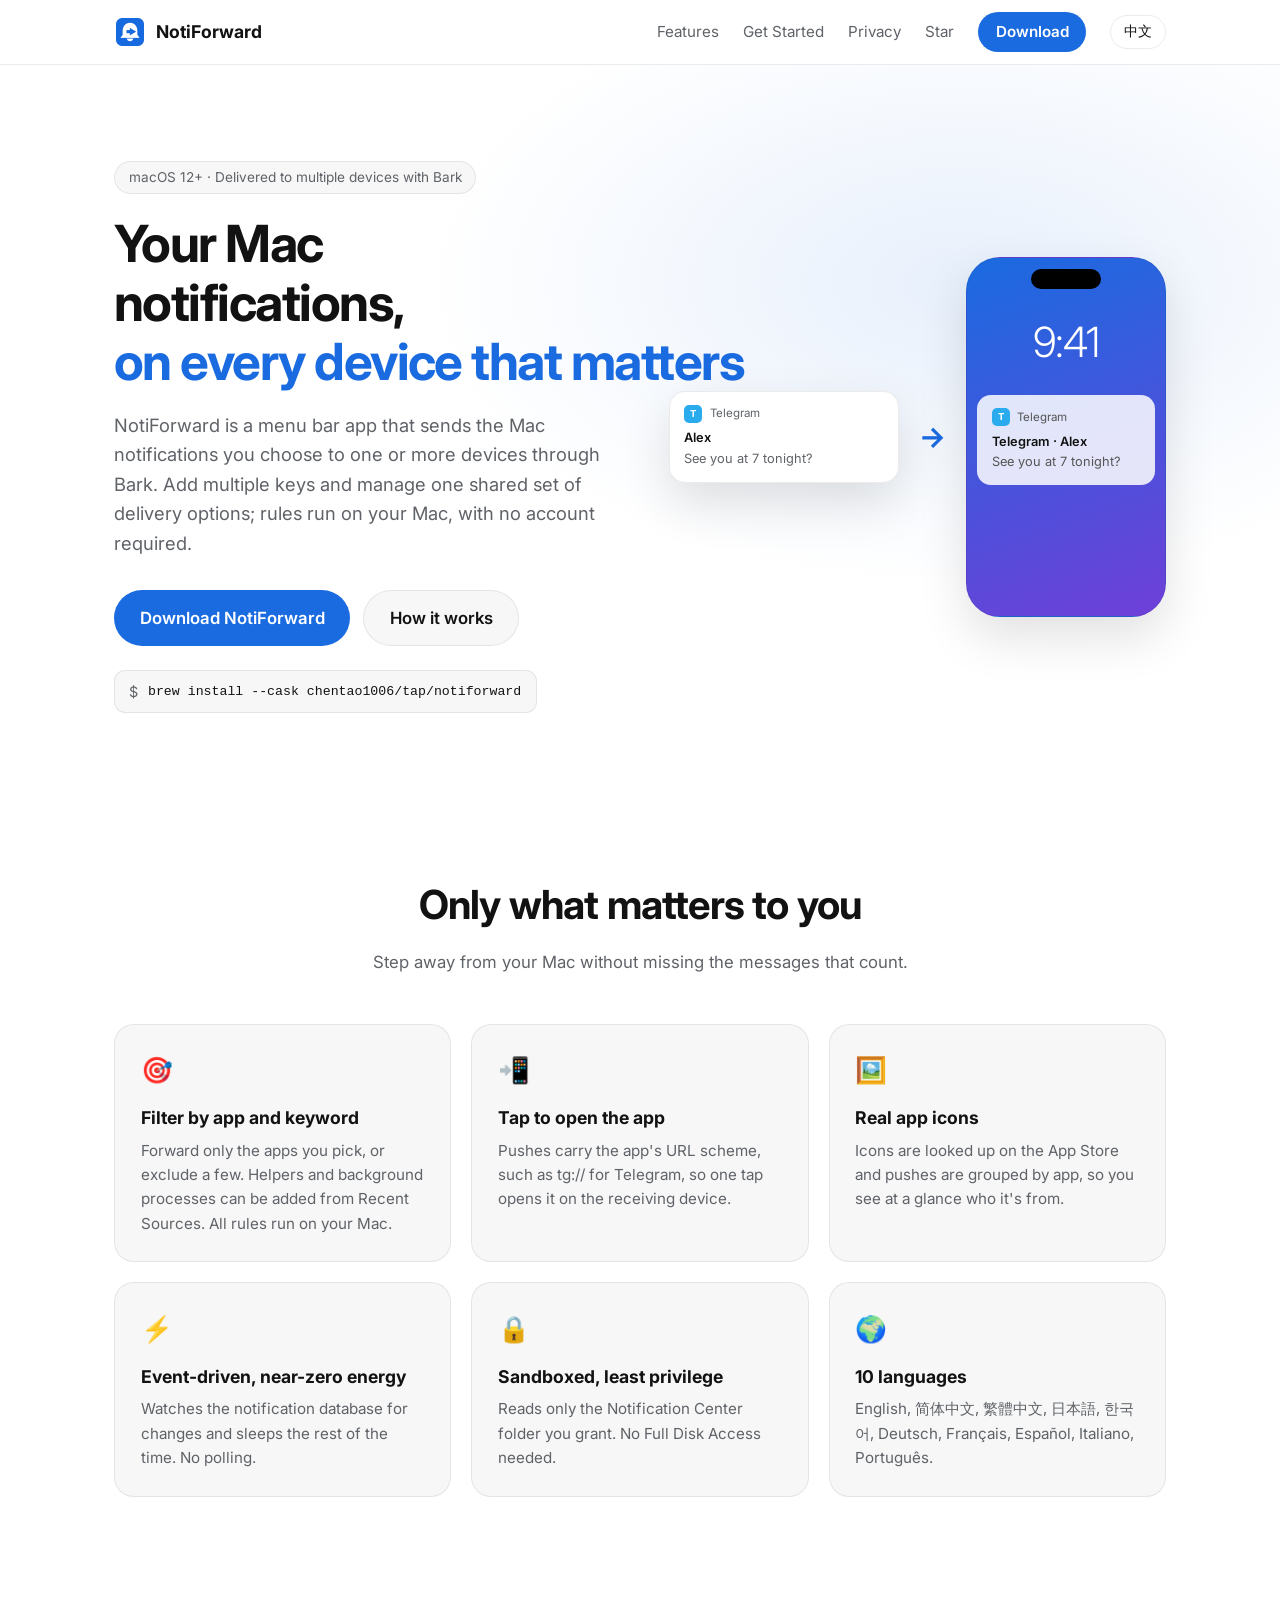
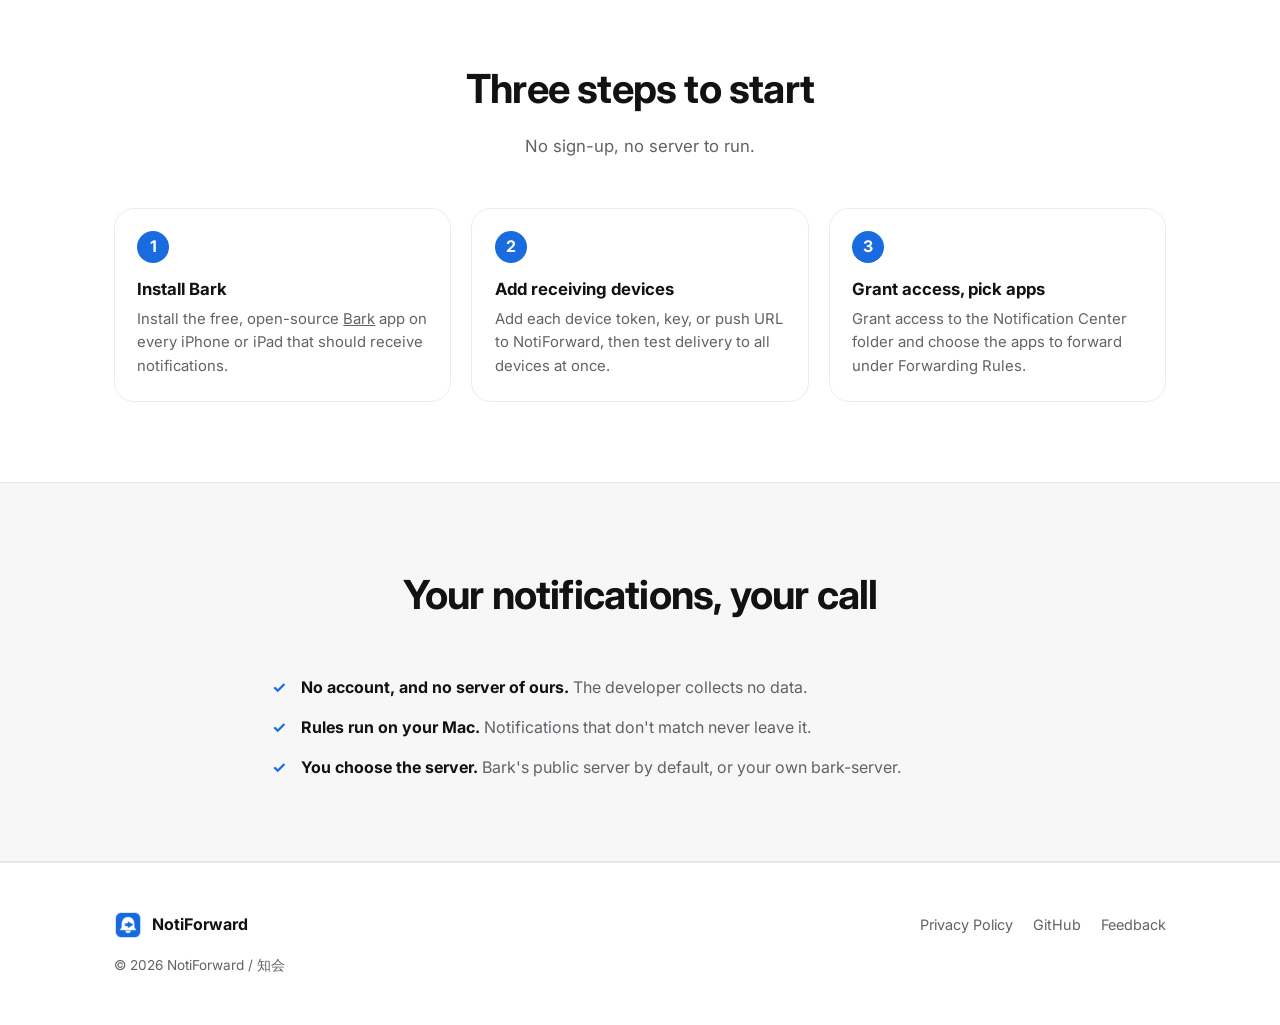
<file: index.html>
<!DOCTYPE html>
<html lang="zh-CN">
<head>
    <meta charset="UTF-8">
    <meta name="viewport" content="width=device-width, initial-scale=1.0">
    <title>知会 NotiForward - 把 Mac 通知同时转发到多台设备</title>
    <meta name="description" content="NotiForward forwards the Mac notifications you choose to one or more devices through Bark. Rules run on your Mac, no account needed.">
    <link rel="icon" href="icon_1024.png">
    <link rel="stylesheet" href="index.css">
    <link rel="preconnect" href="https://fonts.googleapis.com">
    <link rel="preconnect" href="https://fonts.gstatic.com" crossorigin>
    <link href="https://fonts.googleapis.com/css2?family=Inter:wght@400;500;600;700;800&display=swap" rel="stylesheet">
    <script async defer src="https://buttons.github.io/buttons.js"></script>
</head>
<body>
    <nav class="navbar">
        <div class="container">
            <a class="logo" href="#">
                <img src="icon_1024.png" alt="">
                <span data-i18n="app_name">知会</span>
            </a>
            <div class="nav-links">
                <a href="#features" data-i18n="nav_features">特性</a>
                <a href="#how" data-i18n="nav_how">使用</a>
                <a href="#privacy" data-i18n="nav_privacy">隐私</a>
                <a class="github-button" href="https://github.com/chentao1006/NotiForward" data-color-scheme="no-preference: light; light: light; dark: dark;" data-icon="octicon-star" data-show-count="true" aria-label="Star chentao1006/NotiForward on GitHub">Star</a>
                <a href="https://github.com/chentao1006/NotiForward/releases/latest" class="btn btn-primary" data-i18n="nav_download">下载</a>
                <button id="lang-toggle" class="btn-lang" type="button">EN</button>
            </div>
        </div>
    </nav>

    <header class="hero">
        <div class="container">
            <div class="hero-content">
                <div class="badge" data-i18n="hero_badge">macOS 12+ · 通过 Bark 同时推送到多台设备</div>
                <h1 data-i18n="hero_title">Mac 上的通知，<br><span class="accent">每台设备都不错过</span></h1>
                <p class="subtitle" data-i18n="hero_subtitle">知会是一款 macOS 菜单栏应用，把你选定的 Mac 通知通过 Bark 同时转发到一台或多台设备。添加多个 Key 即可，所有设备共用一套推送设置；规则在本机执行，无需注册账号。</p>
                <div class="hero-btns">
                    <a href="https://github.com/chentao1006/NotiForward/releases/latest" class="btn btn-large btn-primary" data-i18n="hero_download">下载知会</a>
                    <a href="#how" class="btn btn-large btn-secondary" data-i18n="hero_more">如何使用</a>
                </div>
                <div class="brew">
                    <span class="prompt">$</span>
                    <code>brew install --cask chentao1006/tap/notiforward</code>
                </div>
            </div>
            <div class="flow" aria-hidden="true">
                <div class="mac-noti">
                    <div class="noti-head"><span class="app-dot">T</span>Telegram</div>
                    <div class="noti-title" data-i18n="mock_title">小明</div>
                    <div class="noti-body" data-i18n="mock_body">今晚七点见？</div>
                </div>
                <div class="arrow">→</div>
                <div class="phone">
                    <div class="clock">9:41</div>
                    <div class="mac-noti">
                        <div class="noti-head"><span class="app-dot">T</span>Telegram</div>
                        <div class="noti-title" data-i18n="mock_title_phone">Telegram · 小明</div>
                        <div class="noti-body" data-i18n="mock_body">今晚七点见？</div>
                    </div>
                </div>
            </div>
        </div>
    </header>

    <section id="features">
        <div class="container">
            <div class="section-header">
                <h2 data-i18n="features_title">只转发你在意的</h2>
                <p data-i18n="features_subtitle">离开 Mac 时，重要的消息照样第一时间送到手上。</p>
            </div>
            <div class="feature-grid">
                <div class="feature-card">
                    <div class="icon">🎯</div>
                    <h3 data-i18n="f1_title">按应用和关键词筛选</h3>
                    <p data-i18n="f1_desc">只转发选定的 App，或排除不想要的；后台进程也能从最近来源加入。规则全部在 Mac 本机执行。</p>
                </div>
                <div class="feature-card">
                    <div class="icon">📲</div>
                    <h3 data-i18n="f2_title">点开即跳转对应 App</h3>
                    <p data-i18n="f2_desc">推送带上 App 的 URL Scheme，例如 Telegram 的 tg://，在接收设备上点一下就能打开。</p>
                </div>
                <div class="feature-card">
                    <div class="icon">🖼️</div>
                    <h3 data-i18n="f3_title">保留应用图标</h3>
                    <p data-i18n="f3_desc">自动从 App Store 找到来源 App 的图标，并按应用分组，一眼认出是谁发来的。</p>
                </div>
                <div class="feature-card">
                    <div class="icon">⚡️</div>
                    <h3 data-i18n="f4_title">事件驱动，几乎零耗电</h3>
                    <p data-i18n="f4_desc">监听通知数据库的文件变化，有新通知才工作，平时完全休眠，不定时轮询。</p>
                </div>
                <div class="feature-card">
                    <div class="icon">🔒</div>
                    <h3 data-i18n="f5_title">沙盒运行，最小权限</h3>
                    <p data-i18n="f5_desc">只读取你授权的通知中心文件夹，不需要“完全磁盘访问权限”。</p>
                </div>
                <div class="feature-card">
                    <div class="icon">🌍</div>
                    <h3 data-i18n="f6_title">10 种语言</h3>
                    <p data-i18n="f6_desc">简体中文、繁體中文、English、日本語、한국어、Deutsch、Français、Español、Italiano、Português。</p>
                </div>
            </div>
        </div>
    </section>

    <section id="how">
        <div class="container">
            <div class="section-header">
                <h2 data-i18n="how_title">三步开始使用</h2>
                <p data-i18n="how_subtitle">无需注册，无需自建服务器。</p>
            </div>
            <div class="steps">
                <div class="step">
                    <div class="num">1</div>
                    <h3 data-i18n="s1_title">安装 Bark</h3>
                    <p data-i18n="s1_desc">在每台需要接收通知的 iPhone 或 iPad 上安装免费开源的 <a href="https://bark.day.app" target="_blank" rel="noopener"><u>Bark</u></a>。</p>
                </div>
                <div class="step">
                    <div class="num">2</div>
                    <h3 data-i18n="s2_title">添加接收设备</h3>
                    <p data-i18n="s2_desc">把每台设备的 Token、密钥或推送地址添加到知会，一次测试即可确认所有设备。</p>
                </div>
                <div class="step">
                    <div class="num">3</div>
                    <h3 data-i18n="s3_title">授权并选择应用</h3>
                    <p data-i18n="s3_desc">授权读取通知中心文件夹，再在「转发规则」里选择要转发的 App，即可开始。</p>
                </div>
            </div>
        </div>
    </section>

    <section id="privacy" class="privacy">
        <div class="container">
            <div class="section-header">
                <h2 data-i18n="privacy_title">你的通知，你做主</h2>
            </div>
            <ul>
                <li data-i18n="p1"><strong>没有账号，也没有我们的服务器。</strong>开发者不收集任何数据。</li>
                <li data-i18n="p2"><strong>规则在本机执行。</strong>不符合规则的通知不会离开你的 Mac。</li>
                <li data-i18n="p3"><strong>服务器由你选择。</strong>默认使用 Bark 官方服务器，也可以换成自建的 bark-server。</li>
            </ul>
        </div>
    </section>

    <footer class="footer">
        <div class="container">
            <div class="footer-brand">
                <img src="icon_1024.png" alt="">
                <span data-i18n="app_name">知会</span>
            </div>
            <div class="footer-links">
                <a href="privacy.html" data-i18n="footer_privacy">隐私政策</a>
                <a href="https://github.com/chentao1006/NotiForward" target="_blank" rel="noopener">GitHub</a>
                <a href="https://github.com/chentao1006/NotiForward/issues" target="_blank" rel="noopener" data-i18n="footer_feedback">反馈</a>
            </div>
            <p class="footer-copy" data-i18n="footer_copy">&copy; 2026 知会 NotiForward</p>
        </div>
    </footer>

    <script>
        const i18n = {
            zh: {
                page_title: "知会 NotiForward - 把 Mac 通知同时转发到多台设备",
                app_name: "知会",
                nav_features: "特性", nav_how: "使用", nav_privacy: "隐私", nav_download: "下载",
                hero_badge: "macOS 12+ · 通过 Bark 同时推送到多台设备",
                hero_title: "Mac 上的通知，<br><span class=\"accent\">每台设备都不错过</span>",
                hero_subtitle: "知会是一款 macOS 菜单栏应用，把你选定的 Mac 通知通过 Bark 同时转发到一台或多台设备。添加多个 Key 即可，所有设备共用一套推送设置；规则在本机执行，无需注册账号。",
                hero_download: "下载知会", hero_more: "如何使用",
                mock_title: "小明", mock_title_phone: "Telegram · 小明", mock_body: "今晚七点见？",
                features_title: "只转发你在意的",
                features_subtitle: "离开 Mac 时，重要的消息照样第一时间送到手上。",
                f1_title: "按应用和关键词筛选", f1_desc: "只转发选定的 App，或排除不想要的；后台进程也能从最近来源加入。规则全部在 Mac 本机执行。",
                f2_title: "点开即跳转对应 App", f2_desc: "推送带上 App 的 URL Scheme，例如 Telegram 的 tg://，在接收设备上点一下就能打开。",
                f3_title: "保留应用图标", f3_desc: "自动从 App Store 找到来源 App 的图标，并按应用分组，一眼认出是谁发来的。",
                f4_title: "事件驱动，几乎零耗电", f4_desc: "监听通知数据库的文件变化，有新通知才工作，平时完全休眠，不定时轮询。",
                f5_title: "沙盒运行，最小权限", f5_desc: "只读取你授权的通知中心文件夹，不需要“完全磁盘访问权限”。",
                f6_title: "10 种语言", f6_desc: "简体中文、繁體中文、English、日本語、한국어、Deutsch、Français、Español、Italiano、Português。",
                how_title: "三步开始使用", how_subtitle: "无需注册，无需自建服务器。",
                s1_title: "安装 Bark", s1_desc: "在每台需要接收通知的 iPhone 或 iPad 上安装免费开源的 <a href=\"https://bark.day.app\" target=\"_blank\" rel=\"noopener\"><u>Bark</u></a>。",
                s2_title: "添加接收设备", s2_desc: "把每台设备的 Token、密钥或推送地址添加到知会，一次测试即可确认所有设备。",
                s3_title: "授权并选择应用", s3_desc: "授权读取通知中心文件夹，再在「转发规则」里选择要转发的 App，即可开始。",
                privacy_title: "你的通知，你做主",
                p1: "<strong>没有账号，也没有我们的服务器。</strong>开发者不收集任何数据。",
                p2: "<strong>规则在本机执行。</strong>不符合规则的通知不会离开你的 Mac。",
                p3: "<strong>服务器由你选择。</strong>默认使用 Bark 官方服务器，也可以换成自建的 bark-server。",
                footer_privacy: "隐私政策", footer_feedback: "反馈",
                footer_copy: "&copy; 2026 知会 NotiForward"
            },
            en: {
                page_title: "NotiForward - Mac notifications on all your devices",
                app_name: "NotiForward",
                nav_features: "Features", nav_how: "Get Started", nav_privacy: "Privacy", nav_download: "Download",
                hero_badge: "macOS 12+ · Delivered to multiple devices with Bark",
                hero_title: "Your Mac notifications,<br><span class=\"accent\">on every device that matters</span>",
                hero_subtitle: "NotiForward is a menu bar app that sends the Mac notifications you choose to one or more devices through Bark. Add multiple keys and manage one shared set of delivery options; rules run on your Mac, with no account required.",
                hero_download: "Download NotiForward", hero_more: "How it works",
                mock_title: "Alex", mock_title_phone: "Telegram · Alex", mock_body: "See you at 7 tonight?",
                features_title: "Only what matters to you",
                features_subtitle: "Step away from your Mac without missing the messages that count.",
                f1_title: "Filter by app and keyword", f1_desc: "Forward only the apps you pick, or exclude a few. Helpers and background processes can be added from Recent Sources. All rules run on your Mac.",
                f2_title: "Tap to open the app", f2_desc: "Pushes carry the app's URL scheme, such as tg:// for Telegram, so one tap opens it on the receiving device.",
                f3_title: "Real app icons", f3_desc: "Icons are looked up on the App Store and pushes are grouped by app, so you see at a glance who it's from.",
                f4_title: "Event-driven, near-zero energy", f4_desc: "Watches the notification database for changes and sleeps the rest of the time. No polling.",
                f5_title: "Sandboxed, least privilege", f5_desc: "Reads only the Notification Center folder you grant. No Full Disk Access needed.",
                f6_title: "10 languages", f6_desc: "English, 简体中文, 繁體中文, 日本語, 한국어, Deutsch, Français, Español, Italiano, Português.",
                how_title: "Three steps to start", how_subtitle: "No sign-up, no server to run.",
                s1_title: "Install Bark", s1_desc: "Install the free, open-source <a href=\"https://bark.day.app\" target=\"_blank\" rel=\"noopener\"><u>Bark</u></a> app on every iPhone or iPad that should receive notifications.",
                s2_title: "Add receiving devices", s2_desc: "Add each device token, key, or push URL to NotiForward, then test delivery to all devices at once.",
                s3_title: "Grant access, pick apps", s3_desc: "Grant access to the Notification Center folder and choose the apps to forward under Forwarding Rules.",
                privacy_title: "Your notifications, your call",
                p1: "<strong>No account, and no server of ours.</strong> The developer collects no data.",
                p2: "<strong>Rules run on your Mac.</strong> Notifications that don't match never leave it.",
                p3: "<strong>You choose the server.</strong> Bark's public server by default, or your own bark-server.",
                footer_privacy: "Privacy Policy", footer_feedback: "Feedback",
                footer_copy: "&copy; 2026 NotiForward / 知会"
            }
        };

        const toggle = document.getElementById("lang-toggle");
        function setLanguage(lang) {
            const strings = i18n[lang];
            document.documentElement.lang = lang === "zh" ? "zh-CN" : "en";
            document.title = strings.page_title;
            document.querySelectorAll("[data-i18n]").forEach(el => {
                const value = strings[el.dataset.i18n];
                if (value !== undefined) el.innerHTML = value;
            });
            toggle.textContent = lang === "zh" ? "EN" : "中文";
            try { localStorage.setItem("lang", lang); } catch (e) {}
        }
        let saved = null;
        try { saved = localStorage.getItem("lang"); } catch (e) {}
        const initial = saved || (navigator.language.toLowerCase().startsWith("zh") ? "zh" : "en");
        setLanguage(initial);
        toggle.addEventListener("click", () => setLanguage(document.documentElement.lang === "en" ? "zh" : "en"));
    </script>
</body>
</html>
</file>
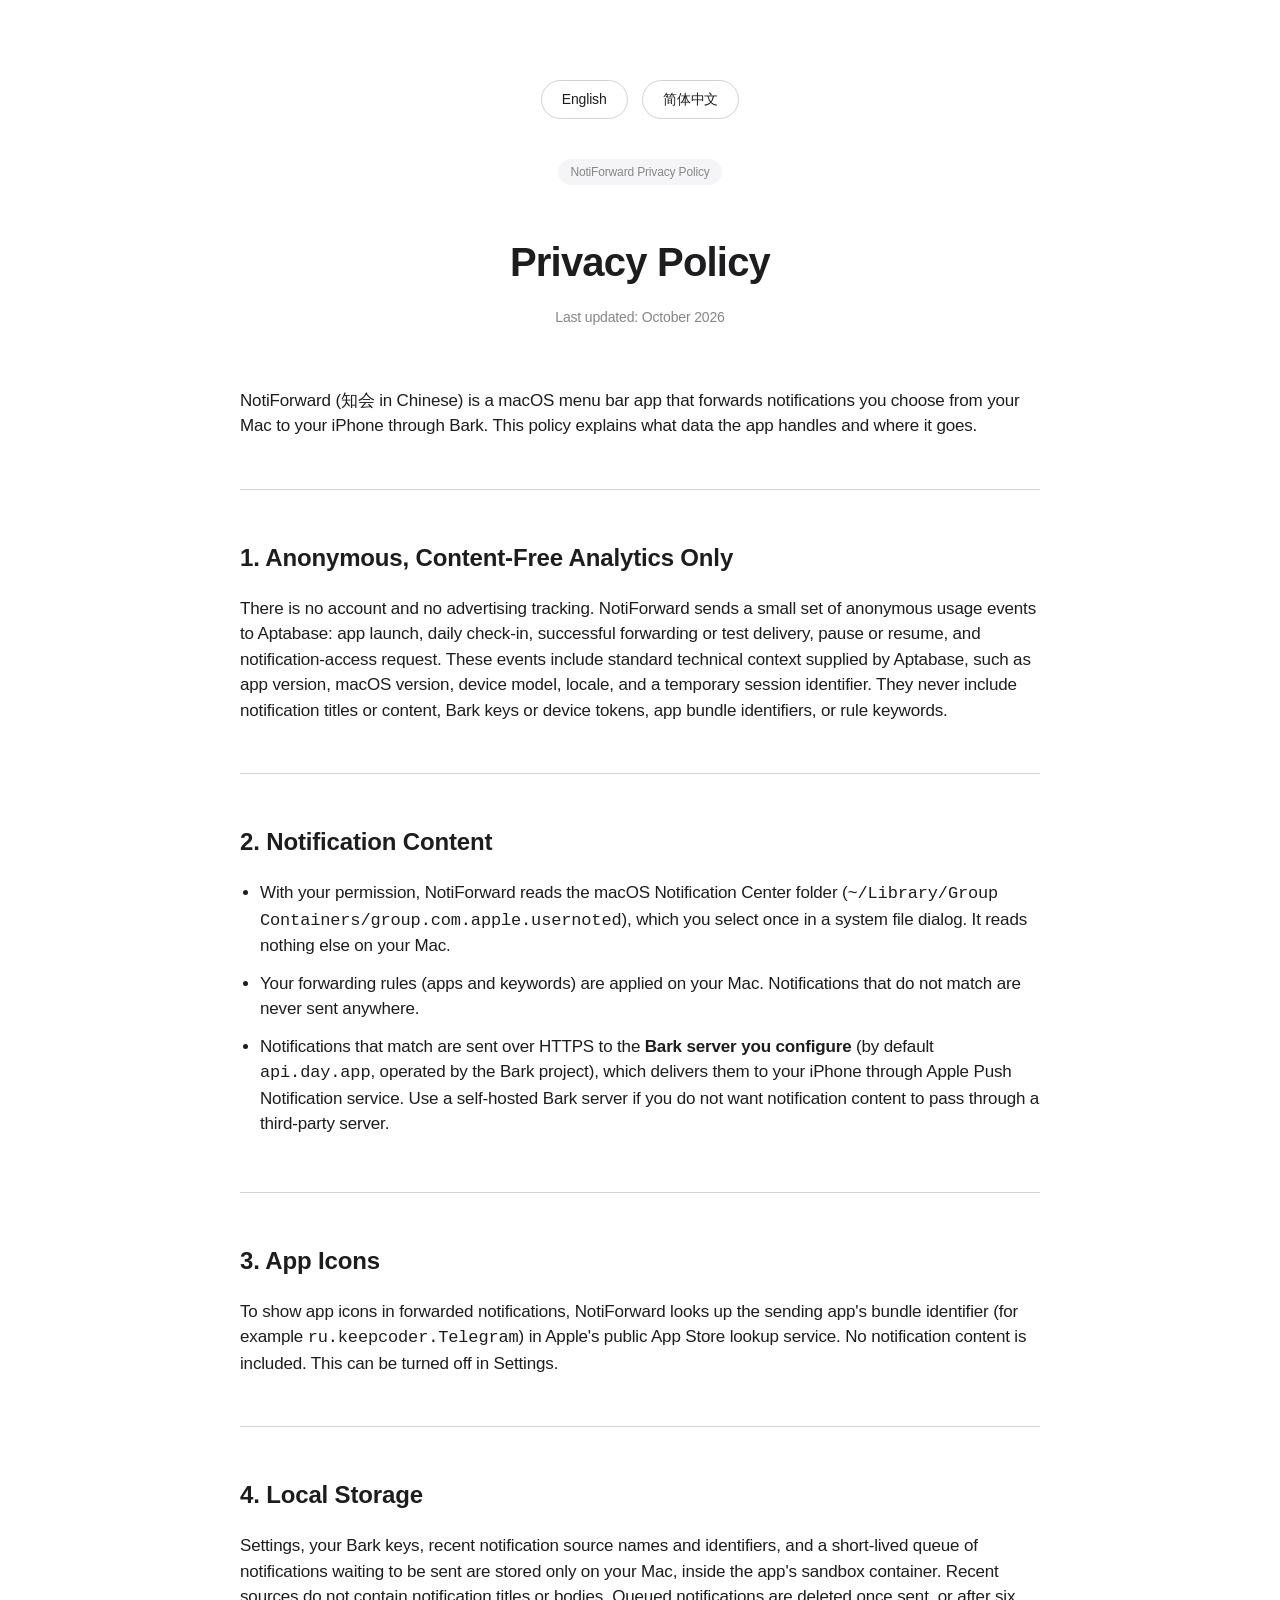
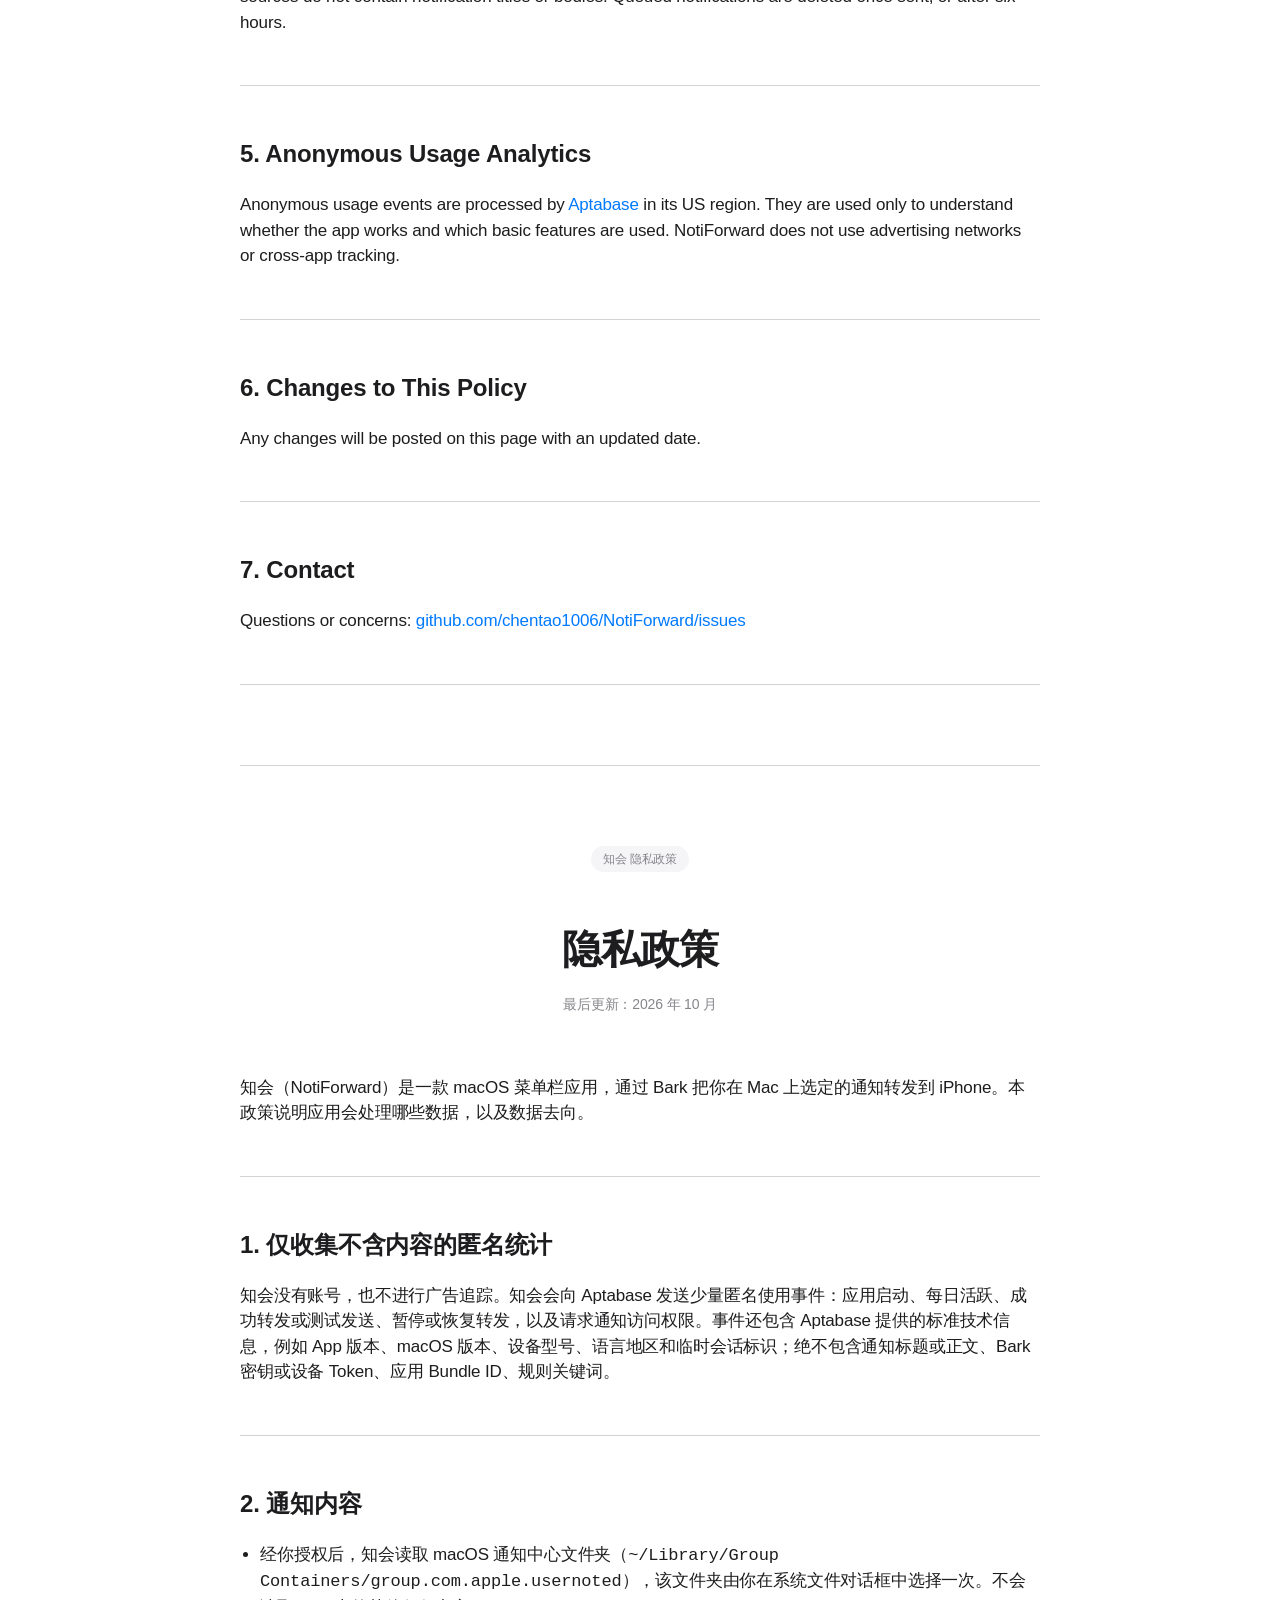
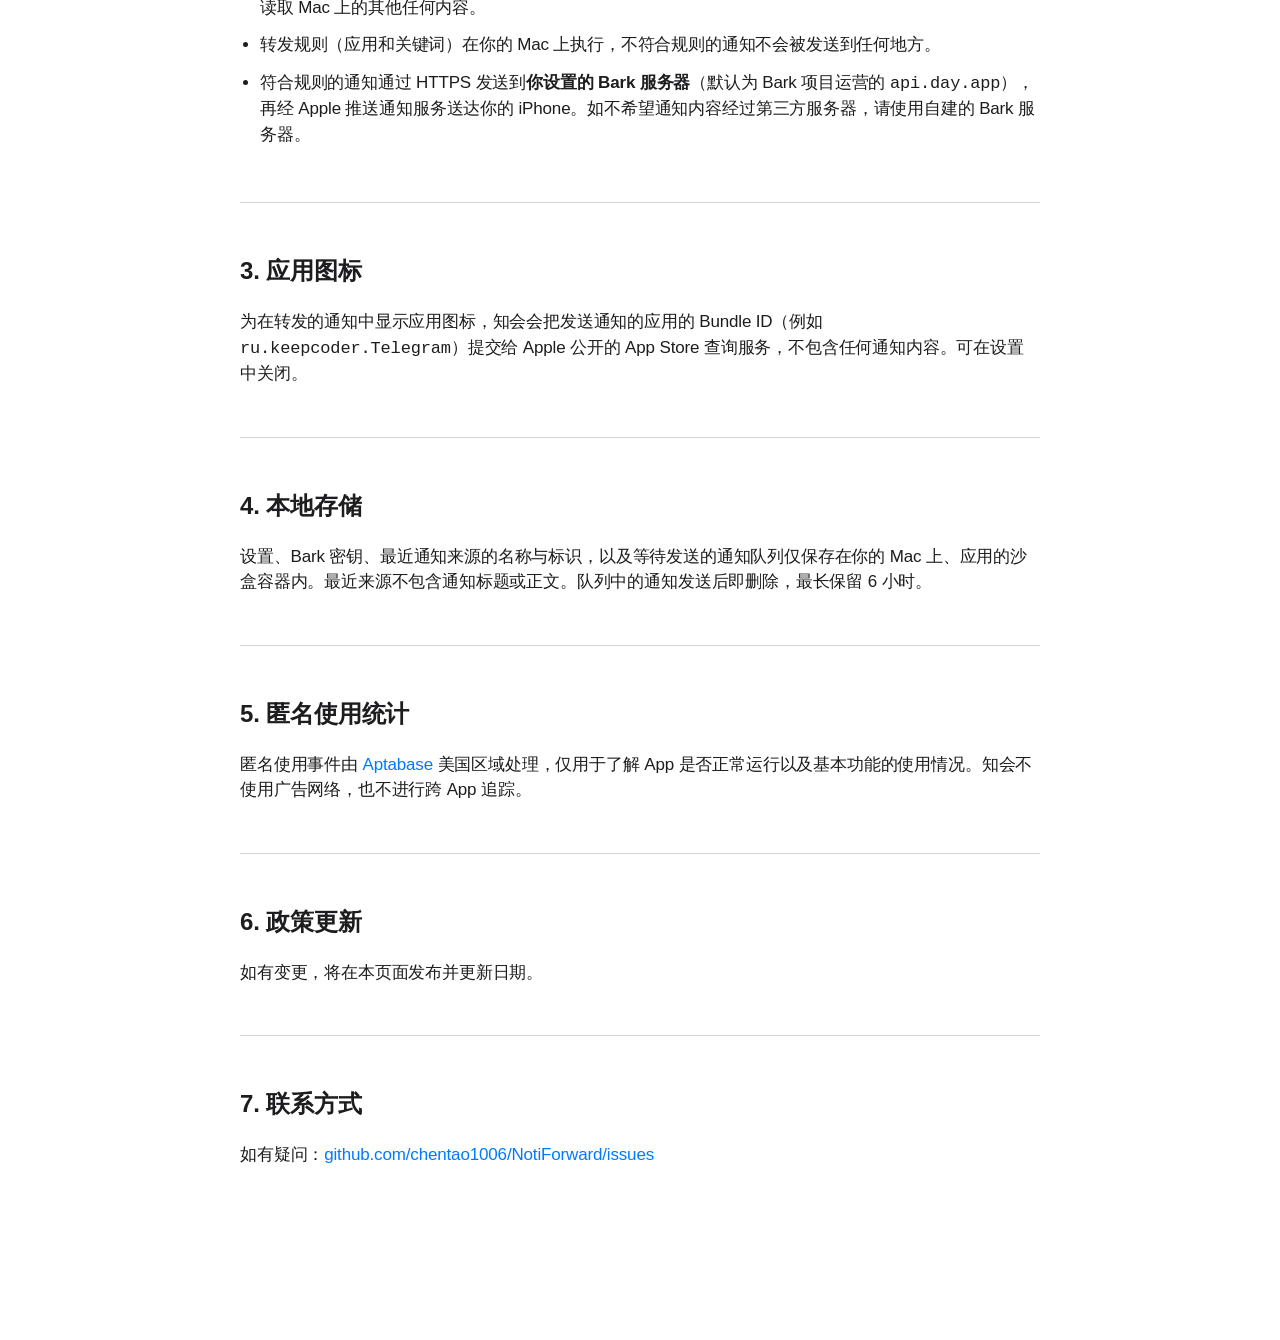
<file: privacy.html>
<!DOCTYPE html>
<html lang="en">
<head>
    <meta charset="UTF-8">
    <meta name="viewport" content="width=device-width, initial-scale=1.0">
    <title>Privacy Policy - NotiForward</title>
    <style>
        :root {
            --primary-color: #007AFF;
            --text-main: #1D1D1F;
            --text-secondary: #86868B;
            --bg-color: #FFFFFF;
            --section-bg: #F5F5F7;
            --border-color: #D2D2D7;
        }

        @media (prefers-color-scheme: dark) {
            :root {
                --primary-color: #0A84FF;
                --text-main: #F5F5F7;
                --text-secondary: #86868B;
                --bg-color: #000000;
                --section-bg: #1C1C1E;
                --border-color: #38383A;
            }
        }

        body {
            font-family: -apple-system, BlinkMacSystemFont, "SF Pro Text", "SF Pro Icons", "Helvetica Neue", Helvetica, Arial, sans-serif;
            line-height: 1.5;
            letter-spacing: -0.01em;
            margin: 0;
            padding: 0;
            color: var(--text-main);
            background-color: var(--bg-color);
            -webkit-font-smoothing: antialiased;
        }

        .container {
            max-width: 800px;
            margin: 0 auto;
            padding: 80px 40px;
        }

        header {
            margin-bottom: 60px;
            text-align: center;
        }

        h1 {
            font-size: 40px;
            font-weight: 700;
            margin-bottom: 15px;
            letter-spacing: -0.02em;
        }

        .last-updated {
            font-size: 14px;
            color: var(--text-secondary);
            margin-bottom: 40px;
        }

        h2 {
            font-size: 24px;
            font-weight: 600;
            margin-top: 40px;
            margin-bottom: 20px;
            color: var(--text-main);
        }

        p {
            margin-bottom: 20px;
            font-size: 17px;
        }

        ul {
            margin-bottom: 25px;
            padding-left: 20px;
        }

        li {
            margin-bottom: 12px;
            font-size: 17px;
        }

        .badge {
            display: inline-block;
            padding: 4px 12px;
            background-color: var(--section-bg);
            border-radius: 20px;
            font-size: 12px;
            font-weight: 500;
            margin-bottom: 20px;
            color: var(--text-secondary);
        }

        .section {
            margin-bottom: 50px;
            padding-bottom: 30px;
            border-bottom: 1px solid var(--border-color);
        }

        .section:last-child {
            border-bottom: none;
        }

        a {
            color: var(--primary-color);
            text-decoration: none;
        }

        a:hover {
            text-decoration: underline;
        }

        .language-switcher {
            text-align: center;
            margin-bottom: 40px;
        }

        .btn-lang {
            display: inline-block;
            padding: 8px 20px;
            border: 1px solid var(--border-color);
            border-radius: 20px;
            font-size: 14px;
            margin: 0 5px;
            cursor: pointer;
            color: var(--text-main);
            background: transparent;
            transition: all 0.2s ease;
        }

        .btn-lang:hover {
            background-color: var(--section-bg);
        }

        .footer {
            margin-top: 100px;
            padding-bottom: 60px;
            text-align: center;
            color: var(--text-secondary);
            font-size: 14px;
        }

        hr {
            border: 0;
            height: 1px;
            background-color: var(--border-color);
            margin: 80px 0;
        }

        @media (max-width: 600px) {
            .container {
                padding: 40px 24px;
            }
            h1 {
                font-size: 32px;
            }
        }
    </style>
</head>
<body>

<div class="container">
    <div class="language-switcher">
        <a href="#en" class="btn-lang">English</a>
        <a href="#zh" class="btn-lang">简体中文</a>
    </div>

    <header id="en">
        <div class="badge">NotiForward Privacy Policy</div>
        <h1>Privacy Policy</h1>
        <p class="last-updated">Last updated: October 2026</p>
    </header>

    <div class="section">
        <p>
            NotiForward (知会 in Chinese) is a macOS menu bar app that forwards notifications you choose from your Mac to your iPhone through Bark. This policy explains what data the app handles and where it goes.
        </p>
    </div>

    <div class="section">
        <h2>1. Anonymous, Content-Free Analytics Only</h2>
        <p>There is no account and no advertising tracking. NotiForward sends a small set of anonymous usage events to Aptabase: app launch, daily check-in, successful forwarding or test delivery, pause or resume, and notification-access request. These events include standard technical context supplied by Aptabase, such as app version, macOS version, device model, locale, and a temporary session identifier. They never include notification titles or content, Bark keys or device tokens, app bundle identifiers, or rule keywords.</p>
    </div>
    <div class="section">
        <h2>2. Notification Content</h2>
        <ul>
            <li>With your permission, NotiForward reads the macOS Notification Center folder (<code>~/Library/Group Containers/group.com.apple.usernoted</code>), which you select once in a system file dialog. It reads nothing else on your Mac.</li>
            <li>Your forwarding rules (apps and keywords) are applied on your Mac. Notifications that do not match are never sent anywhere.</li>
            <li>Notifications that match are sent over HTTPS to the <strong>Bark server you configure</strong> (by default <code>api.day.app</code>, operated by the Bark project), which delivers them to your iPhone through Apple Push Notification service. Use a self-hosted Bark server if you do not want notification content to pass through a third-party server.</li>
        </ul>
    </div>
    <div class="section">
        <h2>3. App Icons</h2>
        <p>To show app icons in forwarded notifications, NotiForward looks up the sending app's bundle identifier (for example <code>ru.keepcoder.Telegram</code>) in Apple's public App Store lookup service. No notification content is included. This can be turned off in Settings.</p>
    </div>
    <div class="section">
        <h2>4. Local Storage</h2>
        <p>Settings, your Bark keys, recent notification source names and identifiers, and a short-lived queue of notifications waiting to be sent are stored only on your Mac, inside the app's sandbox container. Recent sources do not contain notification titles or bodies. Queued notifications are deleted once sent, or after six hours.</p>
    </div>
    <div class="section">
        <h2>5. Anonymous Usage Analytics</h2>
        <p>Anonymous usage events are processed by <a href="https://aptabase.com/legal/privacy">Aptabase</a> in its US region. They are used only to understand whether the app works and which basic features are used. NotiForward does not use advertising networks or cross-app tracking.</p>
    </div>
    <div class="section">
        <h2>6. Changes to This Policy</h2>
        <p>Any changes will be posted on this page with an updated date.</p>
    </div>
    <div class="section">
        <h2>7. Contact</h2>
        <p>Questions or concerns: <a href="https://github.com/chentao1006/NotiForward/issues">github.com/chentao1006/NotiForward/issues</a></p>
    </div>

    <hr>

    <header id="zh">
        <div class="badge">知会 隐私政策</div>
        <h1>隐私政策</h1>
        <p class="last-updated">最后更新：2026 年 10 月</p>
    </header>

    <div class="section">
        <p>知会（NotiForward）是一款 macOS 菜单栏应用，通过 Bark 把你在 Mac 上选定的通知转发到 iPhone。本政策说明应用会处理哪些数据，以及数据去向。</p>
    </div>

    <div class="section">
        <h2>1. 仅收集不含内容的匿名统计</h2>
        <p>知会没有账号，也不进行广告追踪。知会会向 Aptabase 发送少量匿名使用事件：应用启动、每日活跃、成功转发或测试发送、暂停或恢复转发，以及请求通知访问权限。事件还包含 Aptabase 提供的标准技术信息，例如 App 版本、macOS 版本、设备型号、语言地区和临时会话标识；绝不包含通知标题或正文、Bark 密钥或设备 Token、应用 Bundle ID、规则关键词。</p>
    </div>
    <div class="section">
        <h2>2. 通知内容</h2>
        <ul>
            <li>经你授权后，知会读取 macOS 通知中心文件夹（<code>~/Library/Group Containers/group.com.apple.usernoted</code>），该文件夹由你在系统文件对话框中选择一次。不会读取 Mac 上的其他任何内容。</li>
            <li>转发规则（应用和关键词）在你的 Mac 上执行，不符合规则的通知不会被发送到任何地方。</li>
            <li>符合规则的通知通过 HTTPS 发送到<strong>你设置的 Bark 服务器</strong>（默认为 Bark 项目运营的 <code>api.day.app</code>），再经 Apple 推送通知服务送达你的 iPhone。如不希望通知内容经过第三方服务器，请使用自建的 Bark 服务器。</li>
        </ul>
    </div>
    <div class="section">
        <h2>3. 应用图标</h2>
        <p>为在转发的通知中显示应用图标，知会会把发送通知的应用的 Bundle ID（例如 <code>ru.keepcoder.Telegram</code>）提交给 Apple 公开的 App Store 查询服务，不包含任何通知内容。可在设置中关闭。</p>
    </div>
    <div class="section">
        <h2>4. 本地存储</h2>
        <p>设置、Bark 密钥、最近通知来源的名称与标识，以及等待发送的通知队列仅保存在你的 Mac 上、应用的沙盒容器内。最近来源不包含通知标题或正文。队列中的通知发送后即删除，最长保留 6 小时。</p>
    </div>
    <div class="section">
        <h2>5. 匿名使用统计</h2>
        <p>匿名使用事件由 <a href="https://aptabase.com/legal/privacy">Aptabase</a> 美国区域处理，仅用于了解 App 是否正常运行以及基本功能的使用情况。知会不使用广告网络，也不进行跨 App 追踪。</p>
    </div>
    <div class="section">
        <h2>6. 政策更新</h2>
        <p>如有变更，将在本页面发布并更新日期。</p>
    </div>
    <div class="section">
        <h2>7. 联系方式</h2>
        <p>如有疑问：<a href="https://github.com/chentao1006/NotiForward/issues">github.com/chentao1006/NotiForward/issues</a></p>
    </div>
</div>

</body>
</html>
</file>
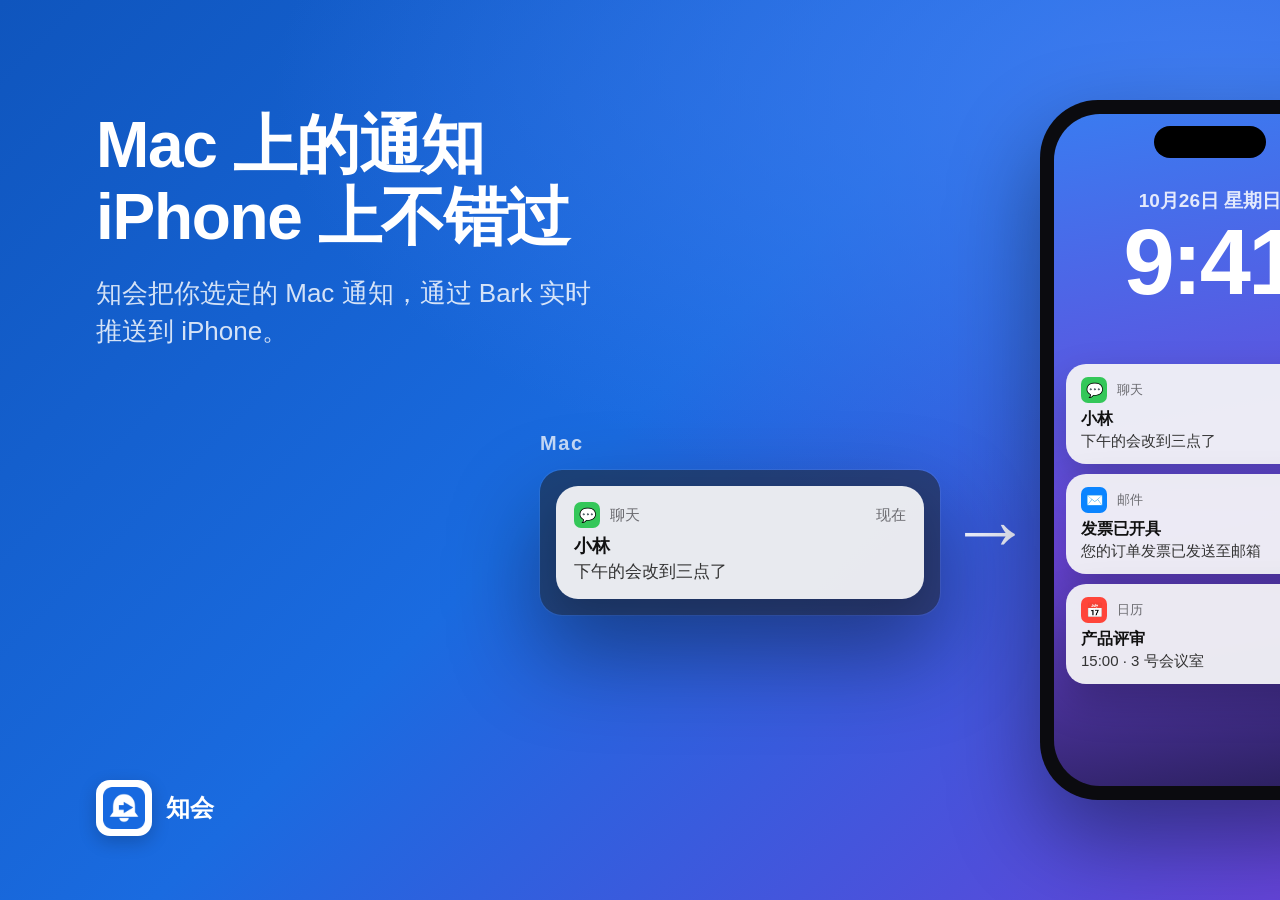
<file: AppStore/screenshots.html>
<!DOCTYPE html>
<!-- Mac App Store screenshots. Render each slide at 1440×900 CSS px with device scale 2
     (= 2880×1800): screenshots.html#zh-1 … #en-5. See AppStore/render.sh. -->
<html>
<head>
<meta charset="UTF-8">
<style>
:root { --blue: #1a6be0; --violet: #6f3fd8; --ink: #0f1222; }
* { margin: 0; padding: 0; box-sizing: border-box; }
html, body { width: 1440px; height: 900px; overflow: hidden; }
body {
    font-family: -apple-system, "SF Pro Display", "PingFang SC", sans-serif;
    color: #fff; -webkit-font-smoothing: antialiased;
    background: radial-gradient(120% 90% at 85% 10%, #3f7cf0 0%, transparent 55%),
                linear-gradient(135deg, #0f55bd 0%, #1a6be0 45%, #6f3fd8 100%);
}
.slide { position: absolute; inset: 0; display: none; }
.slide.active { display: block; }
.copy { position: absolute; left: 96px; top: 110px; width: 500px; }
.copy.center { left: 0; right: 0; width: auto; text-align: center; top: 72px; }
h1 { font-size: 64px; font-weight: 800; line-height: 1.12; letter-spacing: -0.02em; }
p.sub { margin-top: 22px; font-size: 26px; line-height: 1.45; color: rgba(255,255,255,0.82); font-weight: 500; }
.brand { position: absolute; left: 96px; bottom: 64px; display: flex; align-items: center; gap: 14px; font-size: 24px; font-weight: 700; }
.brand img { width: 56px; height: 56px; border-radius: 14px; background: #fff; padding: 4px; box-shadow: 0 6px 18px rgba(0,0,0,0.2); }

/* macOS window */
.window { position: absolute; background: #1e1f24; border-radius: 22px; box-shadow: 0 40px 90px rgba(0,0,0,0.38), 0 0 0 1px rgba(255,255,255,0.08); overflow: hidden; color: #e9e9ee; }
.titlebar { height: 52px; display: flex; align-items: center; gap: 9px; padding: 0 20px; border-bottom: 1px solid rgba(255,255,255,0.06); }
.titlebar i { width: 13px; height: 13px; border-radius: 50%; display: block; }
.titlebar i:nth-child(1) { background: #ff5f57; } .titlebar i:nth-child(2) { background: #febc2e; } .titlebar i:nth-child(3) { background: #28c840; }
.tabs { margin: 0 auto; display: flex; gap: 4px; background: rgba(255,255,255,0.06); border-radius: 18px; padding: 4px; font-size: 15px; font-weight: 600; }
.tabs span { padding: 6px 16px; border-radius: 14px; color: rgba(255,255,255,0.55); }
.tabs span.on { background: rgba(255,255,255,0.14); color: #fff; }
.pane { padding: 22px 26px; }
.group-title { font-size: 15px; font-weight: 700; color: rgba(255,255,255,0.7); margin: 6px 4px 10px; }
.group { background: #2a2b31; border-radius: 14px; margin-bottom: 18px; }
.row { display: flex; align-items: center; gap: 14px; padding: 14px 18px; font-size: 18px; border-bottom: 1px solid rgba(255,255,255,0.06); }
.row:last-child { border-bottom: none; }
.row .grow { flex: 1; }
.row .muted { color: rgba(255,255,255,0.5); }
.appicon { width: 34px; height: 34px; border-radius: 9px; display: grid; place-items: center; font-size: 19px; }
.toggle { width: 46px; height: 26px; border-radius: 13px; background: #2f7cf6; position: relative; }
.toggle::after { content: ""; position: absolute; right: 3px; top: 3px; width: 20px; height: 20px; border-radius: 50%; background: #fff; }
.popup { display: inline-block; margin-left: 6px; font-size: 14px; opacity: 0.8; transform: translateY(-3px); }
.chip { display: inline-block; padding: 6px 14px; border-radius: 999px; background: rgba(47,124,246,0.22); color: #9cc1ff; font-size: 16px; margin: 0 8px 8px 0; }
.ok { color: #4cd964; font-weight: 600; }
.field { flex: 1; background: #17181c; border: 2px solid #2f7cf6; border-radius: 10px; padding: 12px 14px; font-family: "SF Mono", Menlo, monospace; font-size: 17px; color: #fff; }
.btn { padding: 9px 18px; border-radius: 9px; background: rgba(255,255,255,0.12); font-size: 16px; font-weight: 600; }

/* notifications and phone */
.noti { background: rgba(245,245,247,0.94); color: #111; border-radius: 22px; padding: 16px 18px; box-shadow: 0 18px 40px rgba(0,0,0,0.22); }
.noti .head { display: flex; align-items: center; gap: 10px; font-size: 15px; color: #6b6b70; margin-bottom: 6px; }
.noti .head .appicon { width: 26px; height: 26px; border-radius: 7px; font-size: 14px; }
.noti .head .time { margin-left: auto; }
.noti .title { font-size: 18px; font-weight: 700; }
.noti .body { font-size: 17px; color: #333; margin-top: 2px; }
.phone { position: absolute; width: 340px; height: 700px; border-radius: 58px; background: #0b0b0f; padding: 14px; box-shadow: 0 40px 90px rgba(0,0,0,0.4); }
.screen { width: 100%; height: 100%; border-radius: 46px; overflow: hidden; position: relative;
    background: linear-gradient(170deg, #3a7bf0 0%, #6a46d9 60%, #2a1f5c 100%); }
.island { position: absolute; top: 12px; left: 50%; transform: translateX(-50%); width: 112px; height: 32px; border-radius: 18px; background: #000; }
.date { position: absolute; top: 74px; width: 100%; text-align: center; font-size: 19px; font-weight: 600; color: rgba(255,255,255,0.85); }
.clock { position: absolute; top: 96px; width: 100%; text-align: center; font-size: 92px; font-weight: 700; letter-spacing: -0.03em; }
.stack { position: absolute; left: 12px; right: 12px; top: 250px; display: grid; gap: 10px; }
.stack .noti { border-radius: 20px; padding: 13px 15px; }
.stack .noti .title { font-size: 16px; } .stack .noti .body { font-size: 15px; } .stack .noti .head { font-size: 13px; }
.maclabel { position: absolute; font-size: 20px; font-weight: 700; letter-spacing: 0.08em; color: rgba(255,255,255,0.75); }
.arrow { position: absolute; font-size: 84px; font-weight: 800; color: rgba(255,255,255,0.9); }
.tap { position: absolute; width: 74px; height: 74px; border-radius: 50%; background: rgba(255,255,255,0.35); box-shadow: 0 0 0 14px rgba(255,255,255,0.15); }

/* feature cards */
.cards { position: absolute; left: 96px; right: 96px; top: 300px; display: grid; grid-template-columns: repeat(4, 1fr); gap: 26px; }
.card { background: rgba(255,255,255,0.12); border: 1px solid rgba(255,255,255,0.2); border-radius: 28px; padding: 48px 32px; min-height: 380px; backdrop-filter: blur(10px); }
.card .emoji { font-size: 52px; }
.card h3 { margin-top: 22px; font-size: 27px; font-weight: 800; }
.card p { margin-top: 12px; font-size: 19px; line-height: 1.5; color: rgba(255,255,255,0.82); }
.steps { position: absolute; left: 96px; top: 380px; width: 520px; display: grid; gap: 22px; }
.step { display: flex; gap: 18px; align-items: flex-start; font-size: 22px; line-height: 1.45; }
.step b { flex: none; width: 44px; height: 44px; border-radius: 50%; background: #fff; color: var(--blue); display: grid; place-items: center; font-size: 22px; }
</style>
</head>
<body>
<div id="root"></div>
<script>
const T = {
  zh: {
    s1: ["Mac 上的通知<br>iPhone 上不错过", "知会把你选定的 Mac 通知，通过 Bark 实时推送到 iPhone。"],
    s2: ["只转发<br>你在意的", "按应用和关键词筛选。规则在 Mac 本机执行，其余通知不会离开你的电脑。"],
    s3: ["点一下<br>直达对应 App", "推送自带来源应用的图标和链接，在 iPhone 上一点即达。"],
    s4: ["一分钟<br>完成设置", ""],
    s5: ["隐私优先，几乎零耗电", "没有账号，没有我们的服务器。"],
    name: "知会", time: "现在", date: "10月26日 星期日",
    n: [["聊天", "小林", "下午的会改到三点了"], ["邮件", "发票已开具", "您的订单发票已发送至邮箱"], ["日历", "产品评审", "15:00 · 3 号会议室"], ["工作", "构建完成", "main 分支已部署到生产环境"]],
    tabs: ["通用", "转发规则", "客户端"],
    rules: { apps: "应用", strategy: "转发策略", only: "仅转发所选应用", keywords: "关键词", filter: "启用关键词过滤", block: "屏蔽匹配的通知", kwstrategy: "关键词策略", chips: ["广告", "促销", "已读回执"] },
    client: { token: "设备 Token 或密钥", test: "发送测试通知", sent: "✓ 已发送", status: "状态", access: "通知读取", connected: "✓ 已连接", last: "上次转发", lastv: "1 分钟前", icon: "显示应用图标", open: "点击通知时打开对应 App" },
    steps: ["在 iPhone 上安装免费的 Bark", "把 Bark 的设备 Token 粘贴进知会", "授权读取通知文件夹，选择要转发的 App"],
    cards: [["🔒", "本机过滤", "规则在 Mac 上执行，不符合的通知不外发。"], ["🛡️", "沙盒运行", "只读取你授权的通知文件夹，无需完全磁盘访问。"], ["⚡️", "事件驱动", "有新通知才工作，平时完全休眠。"], ["👤", "无需账号", "开发者不收集任何数据，服务器由你选择。"]]
  },
  en: {
    s1: ["Your Mac notifications,<br>on your iPhone", "NotiForward sends the Mac notifications you choose to your iPhone in real time, through Bark."],
    s2: ["Only what<br>matters to you", "Filter by app and keyword. Rules run on your Mac; everything else stays on it."],
    s3: ["Tap to open<br>the right app", "Each push carries the app's icon and a link that opens it on your iPhone."],
    s4: ["Set up<br>in a minute", ""],
    s5: ["Private by design, easy on power", "No account. No server of ours."],
    name: "NotiForward", time: "now", date: "Sunday, October 26",
    n: [["Chat", "Lena", "Moved the review to 3 pm"], ["Mail", "Your invoice is ready", "We've emailed the invoice for your order"], ["Calendar", "Product review", "3:00 PM · Room 3"], ["Work", "Build passed", "main was deployed to production"]],
    tabs: ["General", "Forwarding Rules", "Client"],
    rules: { apps: "Apps", strategy: "Forwarding strategy", only: "Only forward selected apps", keywords: "Keywords", filter: "Enable keyword filtering", block: "Block matching notifications", kwstrategy: "Keyword strategy", chips: ["promo", "newsletter", "read receipt"] },
    client: { token: "Device token or key", test: "Send Test Notification", sent: "✓ Sent", status: "Status", access: "Notification access", connected: "✓ Connected", last: "Last forwarded", lastv: "1 minute ago", icon: "Show app icons", open: "Open the matching iPhone app on tap" },
    steps: ["Install the free Bark app on your iPhone", "Paste Bark's device token into NotiForward", "Grant access to the notification folder and pick your apps"],
    cards: [["🔒", "Filtered on your Mac", "Rules run locally. Notifications that don't match never leave."], ["🛡️", "Sandboxed", "Reads only the notification folder you grant. No Full Disk Access."], ["⚡️", "Event-driven", "Wakes only when a notification arrives, sleeps otherwise."], ["👤", "No account", "The developer collects no data. You choose the server."]]
  }
};
const APPS = [["💬", "#34c759"], ["✉️", "#0a84ff"], ["📅", "#ff453a"], ["🛠️", "#5e5ce6"], ["🎵", "#ff375f"]];
const icon = (i, size) => `<span class="appicon" style="background:${APPS[i][1]}${size ? `;width:${size}px;height:${size}px;border-radius:${size * 0.24}px;font-size:${size * 0.55}px` : ""}">${APPS[i][0]}</span>`;
const noti = (t, i, time) => `<div class="noti"><div class="head">${icon(i)}${t.n[i][0]}<span class="time">${time || t.time}</span></div><div class="title">${t.n[i][1]}</div><div class="body">${t.n[i][2]}</div></div>`;
const copy = (s, center) => `<div class="copy${center ? " center" : ""}"><h1>${s[0]}</h1>${s[1] ? `<p class="sub">${s[1]}</p>` : ""}</div>`;
const brand = t => `<div class="brand"><img src="../icon_1024.png">${t.name}</div>`;
const phone = (t, x, y, list) => `<div class="phone" style="left:${x}px;top:${y}px"><div class="screen"><div class="island"></div><div class="date">${t.date}</div><div class="clock">9:41</div><div class="stack">${list}</div></div></div>`;
const tabs = (t, on) => `<div class="titlebar"><i></i><i></i><i></i><div class="tabs">${t.tabs.map((x, i) => `<span class="${i === on ? "on" : ""}">${x}</span>`).join("")}</div></div>`;

const slides = {
  1: t => copy(t.s1) + brand(t) +
    `<div class="maclabel" style="left:540px;top:432px">Mac</div>` +
    `<div class="window" style="left:540px;top:470px;width:400px;padding:16px;background:rgba(30,31,36,0.55)">${noti(t, 0)}</div>` +
    `<div class="arrow" style="left:948px;top:482px">→</div>` +
    phone(t, 1040, 100, [0, 1, 2].map(i => noti(t, i, i ? (t === T.zh ? `${i * 5} 分钟前` : `${i * 5}m ago`) : t.time)).join("")) ,
  2: t => copy(t.s2) + brand(t) + `<div class="window" style="left:720px;top:110px;width:620px">${tabs(t, 1)}<div class="pane">
      <div class="group-title">${t.rules.apps}</div><div class="group">
        <div class="row"><span class="grow">${t.rules.strategy}</span><span class="muted">${t.rules.only} <span class="popup">⌄</span></span></div>
        ${[0, 1, 2, 3].map(i => `<div class="row">${icon(i)}<span class="grow">${t.n[i][0]}</span><span class="muted">⊖</span></div>`).join("")}
      </div>
      <div class="group-title">${t.rules.keywords}</div><div class="group">
        <div class="row"><span class="grow">${t.rules.filter}</span><span class="toggle"></span></div>
        <div class="row"><span class="grow">${t.rules.kwstrategy}</span><span class="muted">${t.rules.block} <span class="popup">⌄</span></span></div>
        <div class="row"><div>${t.rules.chips.map(c => `<span class="chip">${c}</span>`).join("")}</div></div>
      </div></div></div>`,
  3: t => copy(t.s3) + brand(t) + phone(t, 630, 100, noti(t, 0) + noti(t, 3)) +
    `<div class="tap" style="left:820px;top:385px"></div>` +
    `<div class="arrow" style="left:982px;top:380px">→</div>` +
    `<div class="phone" style="left:1050px;top:100px"><div class="screen" style="background:#f4f5f7">
       <div class="island"></div><div style="position:absolute;top:80px;left:0;right:0;display:flex;justify-content:center">${icon(0, 72)}</div>
       <div style="position:absolute;top:160px;left:0;right:0;text-align:center;color:#111;font-size:24px;font-weight:700">${t.n[0][0]}</div>
       <div style="position:absolute;top:220px;left:22px;right:22px;display:grid;gap:12px">
         <div style="justify-self:start;background:#e5e5ea;color:#111;padding:12px 16px;border-radius:20px;font-size:18px">${t.n[0][2]}</div>
         <div style="justify-self:end;background:#1a6be0;color:#fff;padding:12px 16px;border-radius:20px;font-size:18px">👍</div>
       </div></div></div>`,
  4: t => copy(t.s4) + brand(t) +
    `<div class="steps">${t.steps.map((s, i) => `<div class="step"><b>${i + 1}</b><span>${s}</span></div>`).join("")}</div>` +
    `<div class="window" style="left:720px;top:130px;width:620px">${tabs(t, 2)}<div class="pane">
      <div class="group-title">${t.client.token}</div><div class="group">
        <div class="row"><span class="field">Q8x4mK7vB2nWp3Ld9F</span></div>
        <div class="row"><span class="btn">${t.client.test}</span><span class="ok">${t.client.sent}</span></div>
      </div>
      <div class="group-title">${t.client.status}</div><div class="group">
        <div class="row"><span class="grow">${t.client.access}</span><span class="ok">${t.client.connected}</span></div>
        <div class="row"><span class="grow">${t.client.last}</span><span class="muted">${t.client.lastv}</span></div>
      </div>
      <div class="group">
        <div class="row"><span class="grow">${t.client.icon}</span><span class="toggle"></span></div>
        <div class="row"><span class="grow">${t.client.open}</span><span class="toggle"></span></div>
      </div></div></div>`,
  5: t => copy(t.s5, true) + brand(t) +
    `<div class="cards">${t.cards.map(c => `<div class="card"><div class="emoji">${c[0]}</div><h3>${c[1]}</h3><p>${c[2]}</p></div>`).join("")}</div>`
};

function render() {
  const [lang, n] = (location.hash.slice(1) || "zh-1").split("-");
  const t = T[lang];
  document.documentElement.lang = lang === "zh" ? "zh-CN" : "en";
  document.getElementById("root").innerHTML = `<div class="slide active">${slides[n](t)}</div>`;
}
window.addEventListener("hashchange", render);
render();
</script>
</body>
</html>
</file>
<file: index.css>
:root {
    --primary: #1a6be0;
    --primary-light: #4a8cf0;
    --primary-dark: #0f55bd;
    --container: 1100px;
    --radius: 1.25rem;
    --transition: 0.4s cubic-bezier(0.16, 1, 0.3, 1);

    --background: #ffffff;
    --foreground: #121212;
    --text-muted: #5f6368;
    --glass: rgba(0, 0, 0, 0.03);
    --glass-border: rgba(0, 0, 0, 0.08);
    --navbar-bg: rgba(255, 255, 255, 0.72);
    --card-bg: #ffffff;
    --hero-gradient: rgba(26, 107, 224, 0.1);
}

@media (prefers-color-scheme: dark) {
    :root {
        --background: #0c0d12;
        --foreground: #f5f5f7;
        --text-muted: #a0a3ab;
        --glass: rgba(255, 255, 255, 0.04);
        --glass-border: rgba(255, 255, 255, 0.1);
        --navbar-bg: rgba(12, 13, 18, 0.72);
        --card-bg: #16181f;
        --hero-gradient: rgba(26, 107, 224, 0.18);
    }
}

* { margin: 0; padding: 0; box-sizing: border-box; -webkit-font-smoothing: antialiased; }

body {
    font-family: "Inter", -apple-system, BlinkMacSystemFont, "PingFang SC", "Hiragino Sans GB", sans-serif;
    background: var(--background);
    color: var(--foreground);
    line-height: 1.6;
}

a { color: inherit; text-decoration: none; }
code { font-family: "SF Mono", ui-monospace, Menlo, monospace; font-size: 0.92em; }

.container { max-width: var(--container); margin: 0 auto; padding: 0 1.5rem; }

/* Navbar */
.navbar {
    position: sticky; top: 0; z-index: 10;
    background: var(--navbar-bg);
    backdrop-filter: saturate(180%) blur(20px);
    -webkit-backdrop-filter: saturate(180%) blur(20px);
    border-bottom: 1px solid var(--glass-border);
}
.navbar .container { display: flex; align-items: center; justify-content: space-between; height: 64px; }
.logo { display: flex; align-items: center; gap: 0.6rem; font-weight: 700; font-size: 1.1rem; }
.logo img { width: 32px; height: 32px; }
.nav-links { display: flex; align-items: center; gap: 1.5rem; font-size: 0.95rem; }
.nav-links > a:not(.btn) { color: var(--text-muted); transition: color var(--transition); }
.nav-links > a:not(.btn):hover { color: var(--foreground); }

.btn {
    display: inline-flex; align-items: center; justify-content: center; gap: 0.4rem;
    padding: 0.5rem 1.1rem; border-radius: 999px; font-weight: 600;
    transition: transform var(--transition), background var(--transition);
}
.btn:hover { transform: translateY(-1px); }
.btn-primary { background: var(--primary); color: #fff; }
.btn-primary:hover { background: var(--primary-dark); }
.btn-secondary { background: var(--glass); border: 1px solid var(--glass-border); }
.btn-large { padding: 0.85rem 1.6rem; font-size: 1.05rem; }
.btn-lang {
    border: 1px solid var(--glass-border); background: transparent; color: var(--foreground);
    border-radius: 999px; padding: 0.3rem 0.8rem; font: inherit; font-size: 0.85rem; cursor: pointer;
}

/* Hero */
.hero {
    padding: 6rem 0 5rem;
    background: radial-gradient(60% 60% at 75% 30%, var(--hero-gradient), transparent 70%);
}
.hero .container { display: grid; grid-template-columns: 1.05fr 1fr; gap: 3rem; align-items: center; }
.badge {
    display: inline-block; padding: 0.3rem 0.85rem; border-radius: 999px;
    background: var(--glass); border: 1px solid var(--glass-border);
    font-size: 0.85rem; color: var(--text-muted); margin-bottom: 1.25rem;
}
.hero h1 { font-size: clamp(2.1rem, 4.2vw, 3.2rem); line-height: 1.15; letter-spacing: -0.03em; margin-bottom: 1.25rem; text-wrap: balance; }
.hero h1 .accent { color: var(--primary); white-space: nowrap; }
.subtitle { font-size: 1.15rem; color: var(--text-muted); max-width: 34rem; margin-bottom: 2rem; }
.hero-btns { display: flex; flex-wrap: wrap; gap: 0.8rem; }
.brew {
    margin-top: 1.5rem; display: inline-flex; align-items: center; gap: 0.6rem;
    padding: 0.55rem 0.9rem; border-radius: 0.7rem;
    background: var(--glass); border: 1px solid var(--glass-border); font-size: 0.9rem;
}
.brew { max-width: 100%; overflow-x: auto; }
.brew code { user-select: all; white-space: nowrap; }
.hero-content { min-width: 0; }
.brew .prompt { color: var(--text-muted); }

/* Hero mockup: Mac notification → iPhone notification */
.flow { display: flex; align-items: center; justify-content: center; gap: 1.25rem; }
.mac-noti, .phone {
    background: var(--card-bg); border: 1px solid var(--glass-border);
    box-shadow: 0 20px 50px rgba(0, 0, 0, 0.12);
}
.mac-noti { width: 230px; border-radius: 16px; padding: 0.8rem 0.9rem; font-size: 0.8rem; }
.noti-head { display: flex; align-items: center; gap: 0.45rem; color: var(--text-muted); font-size: 0.72rem; margin-bottom: 0.35rem; }
.noti-head .app-dot { width: 18px; height: 18px; border-radius: 5px; background: #2aabee; display: grid; place-items: center; color: #fff; font-size: 0.6rem; font-weight: 700; }
.noti-title { font-weight: 600; }
.noti-body { color: var(--text-muted); }
.arrow { color: var(--primary); font-size: 1.8rem; font-weight: 700; }
.phone {
    width: 200px; height: 360px; border-radius: 34px; padding: 3.2rem 0.65rem 0;
    background: linear-gradient(160deg, #1a6be0, #6f3fd8); position: relative;
}
.phone::before {
    content: ""; position: absolute; top: 0.7rem; left: 50%; transform: translateX(-50%);
    width: 70px; height: 20px; border-radius: 12px; background: #000;
}
.phone .clock { color: #fff; text-align: center; font-size: 2.6rem; font-weight: 300; letter-spacing: -0.02em; margin-bottom: 1.2rem; }
.phone .mac-noti { width: 100%; border-radius: 14px; box-shadow: none; background: rgba(255, 255, 255, 0.85); color: #121212; border: none; }
.phone .noti-head, .phone .noti-body { color: #555; }

/* Sections */
section { padding: 5rem 0; }
.section-header { text-align: center; max-width: 40rem; margin: 0 auto 3rem; }
.section-header h2 { font-size: clamp(1.8rem, 3.5vw, 2.5rem); letter-spacing: -0.02em; margin-bottom: 0.75rem; }
.section-header p { color: var(--text-muted); font-size: 1.05rem; }

.feature-grid { display: grid; grid-template-columns: repeat(3, 1fr); gap: 1.25rem; }
.feature-card {
    background: var(--glass); border: 1px solid var(--glass-border); border-radius: var(--radius);
    padding: 1.6rem; transition: transform var(--transition), border-color var(--transition);
}
.feature-card:hover { transform: translateY(-3px); border-color: rgba(26, 107, 224, 0.35); }
.feature-card .icon { font-size: 1.6rem; margin-bottom: 0.8rem; }
.feature-card h3 { font-size: 1.1rem; margin-bottom: 0.4rem; }
.feature-card p { color: var(--text-muted); font-size: 0.95rem; }

.steps { display: grid; grid-template-columns: repeat(auto-fit, minmax(220px, 1fr)); gap: 1.25rem; counter-reset: step; }
.step { padding: 1.4rem; border-radius: var(--radius); border: 1px solid var(--glass-border); }
.step .num {
    width: 2rem; height: 2rem; border-radius: 50%; background: var(--primary); color: #fff;
    display: grid; place-items: center; font-weight: 700; margin-bottom: 0.8rem;
}
.step h3 { font-size: 1.05rem; margin-bottom: 0.3rem; }
.step p { color: var(--text-muted); font-size: 0.93rem; }

.privacy { background: var(--glass); border-top: 1px solid var(--glass-border); border-bottom: 1px solid var(--glass-border); }
.privacy ul { max-width: 46rem; margin: 0 auto; list-style: none; display: grid; gap: 0.9rem; }
.privacy li { padding-left: 1.8rem; position: relative; color: var(--text-muted); }
.privacy li::before { content: "✓"; position: absolute; left: 0; color: var(--primary); font-weight: 700; }
.privacy li strong { color: var(--foreground); }

/* Footer */
.footer { padding: 3rem 0; border-top: 1px solid var(--glass-border); }
.footer .container { display: flex; flex-wrap: wrap; gap: 1rem; justify-content: space-between; align-items: center; }
.footer-brand { display: flex; align-items: center; gap: 0.6rem; font-weight: 700; }
.footer-brand img { width: 28px; height: 28px; }
.footer-links { display: flex; gap: 1.25rem; color: var(--text-muted); font-size: 0.9rem; }
.footer-links a:hover { color: var(--foreground); }
.footer-copy { width: 100%; color: var(--text-muted); font-size: 0.85rem; }

@media (max-width: 860px) {
    .feature-grid { grid-template-columns: repeat(2, 1fr); }
    .hero { padding-top: 3.5rem; }
    .hero .container { grid-template-columns: 1fr; }
    .flow { transform: scale(0.9); }
    .nav-links > a:not(.btn), .nav-links > span { display: none; }
}
@media (max-width: 520px) {
    .feature-grid { grid-template-columns: 1fr; }
    .hero h1 .accent { white-space: normal; }
    .flow { flex-direction: column; }
    .arrow { transform: rotate(90deg); }
}
</file>
